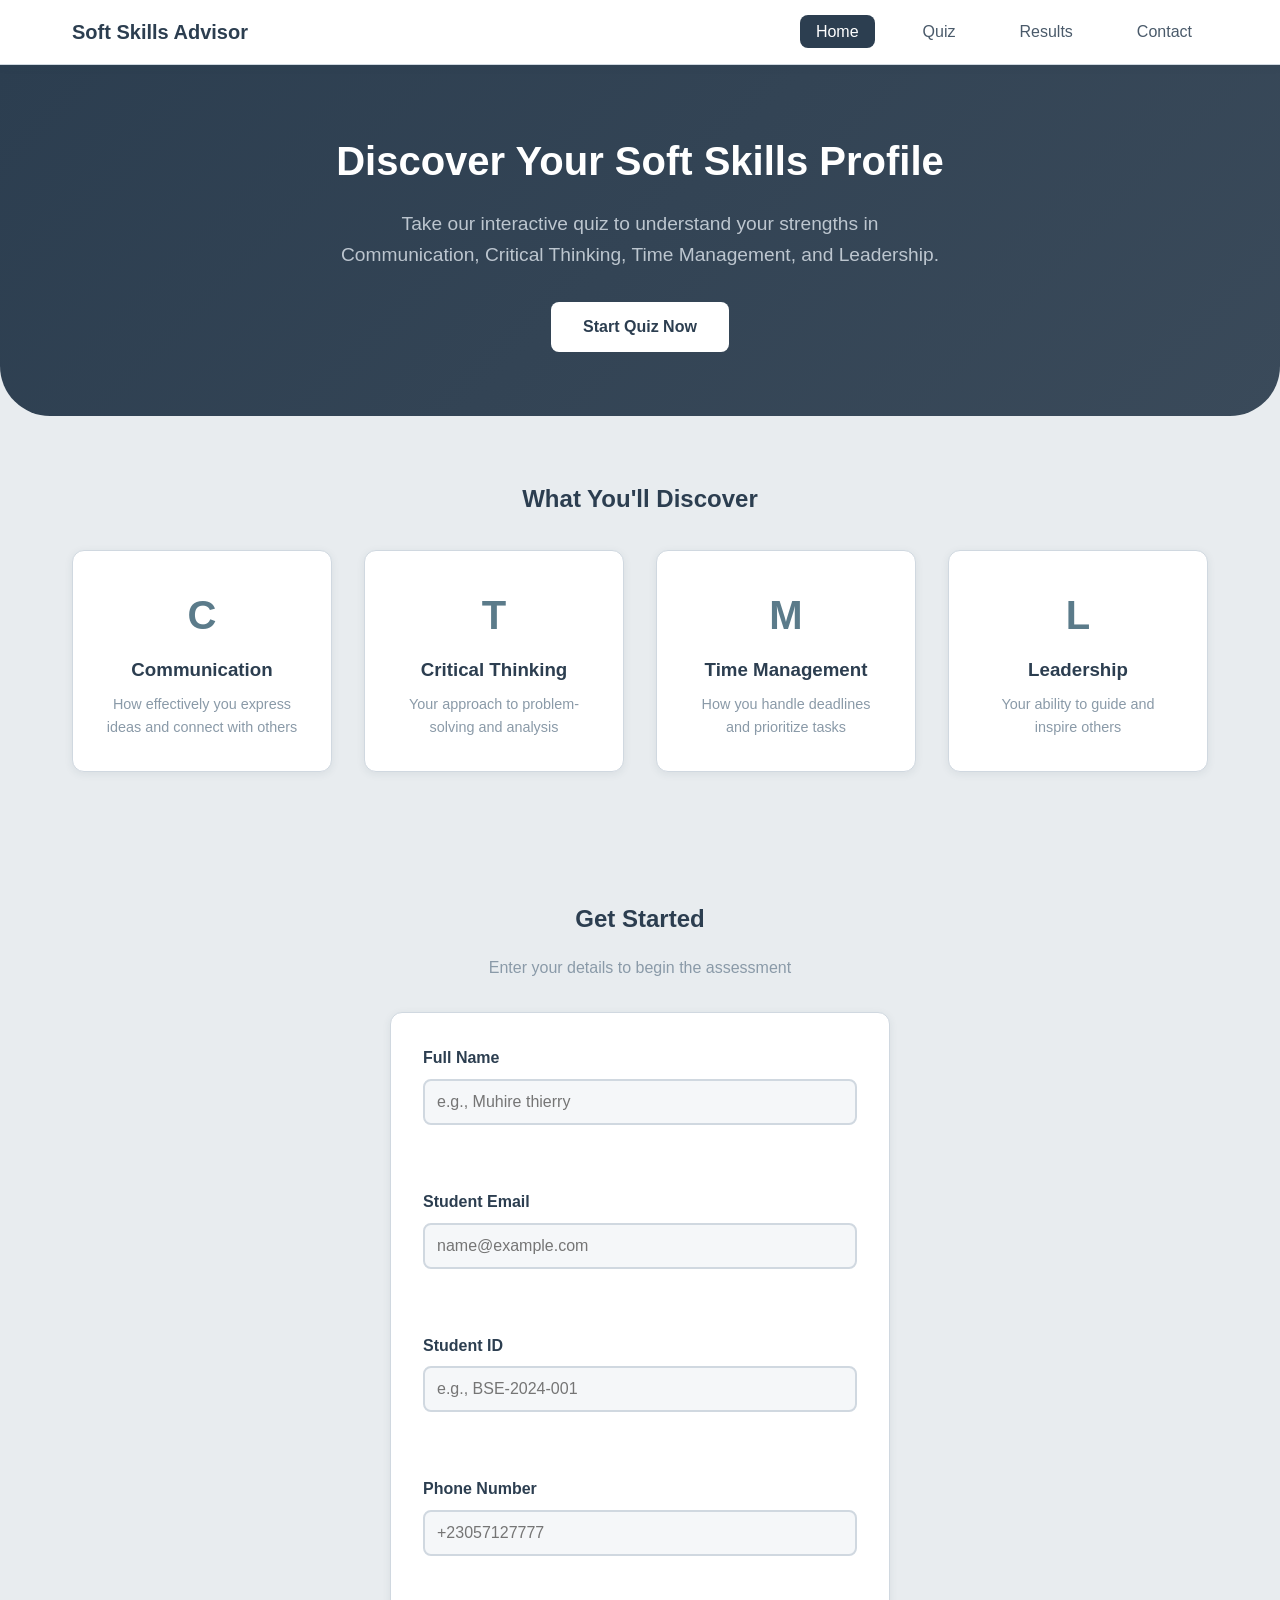
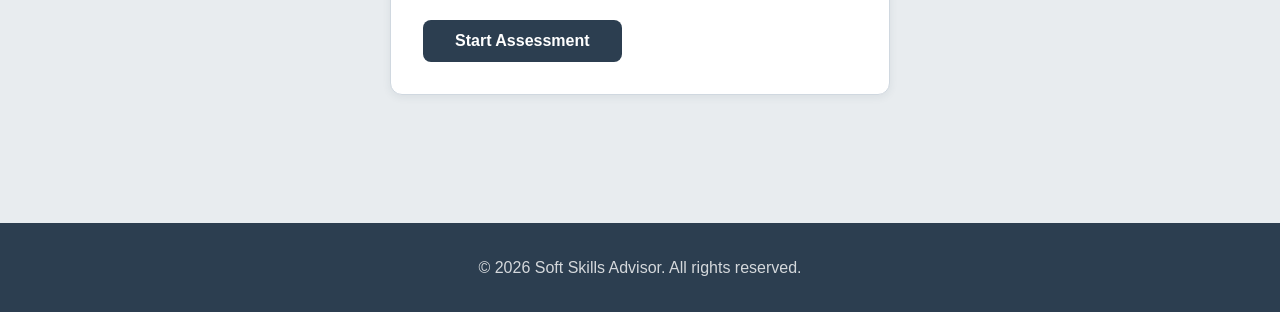
<file: index.html>
<!DOCTYPE html>
<html lang="en">
<head>
    <meta charset="UTF-8">
    <meta name="viewport" content="width=device-width, initial-scale=1.0">
    <title>Soft Skills Advisor</title>
    <link rel="stylesheet" href="css/styles.css">
</head>
<body>
   
</body>
</html>
    <!-- ============================================
    NAVIGATION
    ============================================ -->
    <nav class="navbar">
        <div class="container">
            <div class="nav-brand">
                <span class="brand">Soft Skills Advisor</span>
            </div>
            <ul class="nav-menu">
                <li><a href="index.html" class="active">Home</a></li>
                <li><a href="quiz.html">Quiz</a></li>
                <li><a href="results.html">Results</a></li>
                <li><a href="contact.html">Contact</a></li>
            </ul>
        </div>
    </nav>

    <!-- ============================================
    MAIN CONTENT
    ============================================ -->
    <main>
        <!-- HERO SECTION -->
        <section class="hero">
            <div class="container">
                <h1>Discover Your Soft Skills Profile</h1>
                <p>Take our interactive quiz to understand your strengths in Communication, Critical Thinking, Time Management, and Leadership.</p>
                <a href="quiz.html" class="btn-primary">Start Quiz Now</a>
            </div>
        </section>

        <!-- FEATURES SECTION -->
        <section class="features">
            <div class="container">
                <h2>What You'll Discover</h2>
                <div class="feature-grid">
                    <div class="feature-card">
                        <div class="icon">C</div>
                        <h3>Communication</h3>
                        <p>How effectively you express ideas and connect with others</p>
                    </div>
                    <div class="feature-card">
                        <div class="icon">T</div>
                        <h3>Critical Thinking</h3>
                        <p>Your approach to problem-solving and analysis</p>
                    </div>
                    <div class="feature-card">
                        <div class="icon">M</div>
                        <h3>Time Management</h3>
                        <p>How you handle deadlines and prioritize tasks</p>
                    </div>
                    <div class="feature-card">
                        <div class="icon">L</div>
                        <h3>Leadership</h3>
                        <p>Your ability to guide and inspire others</p>
                    </div>
                </div>
            </div>
        </section>

        <!-- REGISTRATION FORM -->
        <section class="registration">
            <div class="container">
                <h2>Get Started</h2>
                <p>Enter your details to begin the assessment</p>
                
                <form id="registrationForm" novalidate>
                    <!-- Full Name -->
                    <div class="form-group">
                        <label for="fullName">Full Name</label>
                        <input type="text" id="fullName" name="fullName" placeholder="e.g., Muhire thierry" required>
                        <small class="error-message" id="fullNameError"></small>
                    </div>

                    <!-- Student Email -->
                    <div class="form-group">
                        <label for="studentEmail">Student Email</label>
                       <input type="email" id="studentEmail" placeholder="name@example.com" required>

                        <small class="error-message" id="studentEmailError"></small>
                    </div>

                    <!-- Student ID -->
                    <div class="form-group">
                        <label for="studentId">Student ID</label>
                        <input type="text" id="studentId" name="studentId" placeholder="e.g., BSE-2024-001" required>
                        <small class="error-message" id="studentIdError"></small>
                    </div>

                    <!-- Phone Number -->
                    <div class="form-group">
                        <label for="phoneNumber">Phone Number</label>
                        <input type="tel" id="phoneNumber" name="phoneNumber" placeholder="+23057127777" required>
                        <small class="error-message" id="phoneNumberError"></small>
                    </div>

                    <button type="submit" class="btn-primary">Start Assessment</button>
                </form>
            </div>
        </section>
    </main>

    <!-- ============================================
    FOOTER
    ============================================ -->
    <footer>
        <div class="container">
        
            <p>&copy; 2026 Soft Skills Advisor. All rights reserved.</p>

             <!-- ============================================
GO UP BUTTON - Bottom Right
============================================ -->
<button id="goUpBtn" class="go-up-btn" title="Go to top">Go Up</button>

<!-- ============================================
SCRIPTS
============================================ -->
<script src="js/main.js"></script>
<!-- ... other scripts ... -->

        </div>

         <!-- ============================================

       
    
    </footer>

    <!-- ============================================
    SCRIPTS
    ============================================ -->
    <script src="js/main.js"></script>
    <script src="js/validation.js"></script>
</body>
</html>
</file>
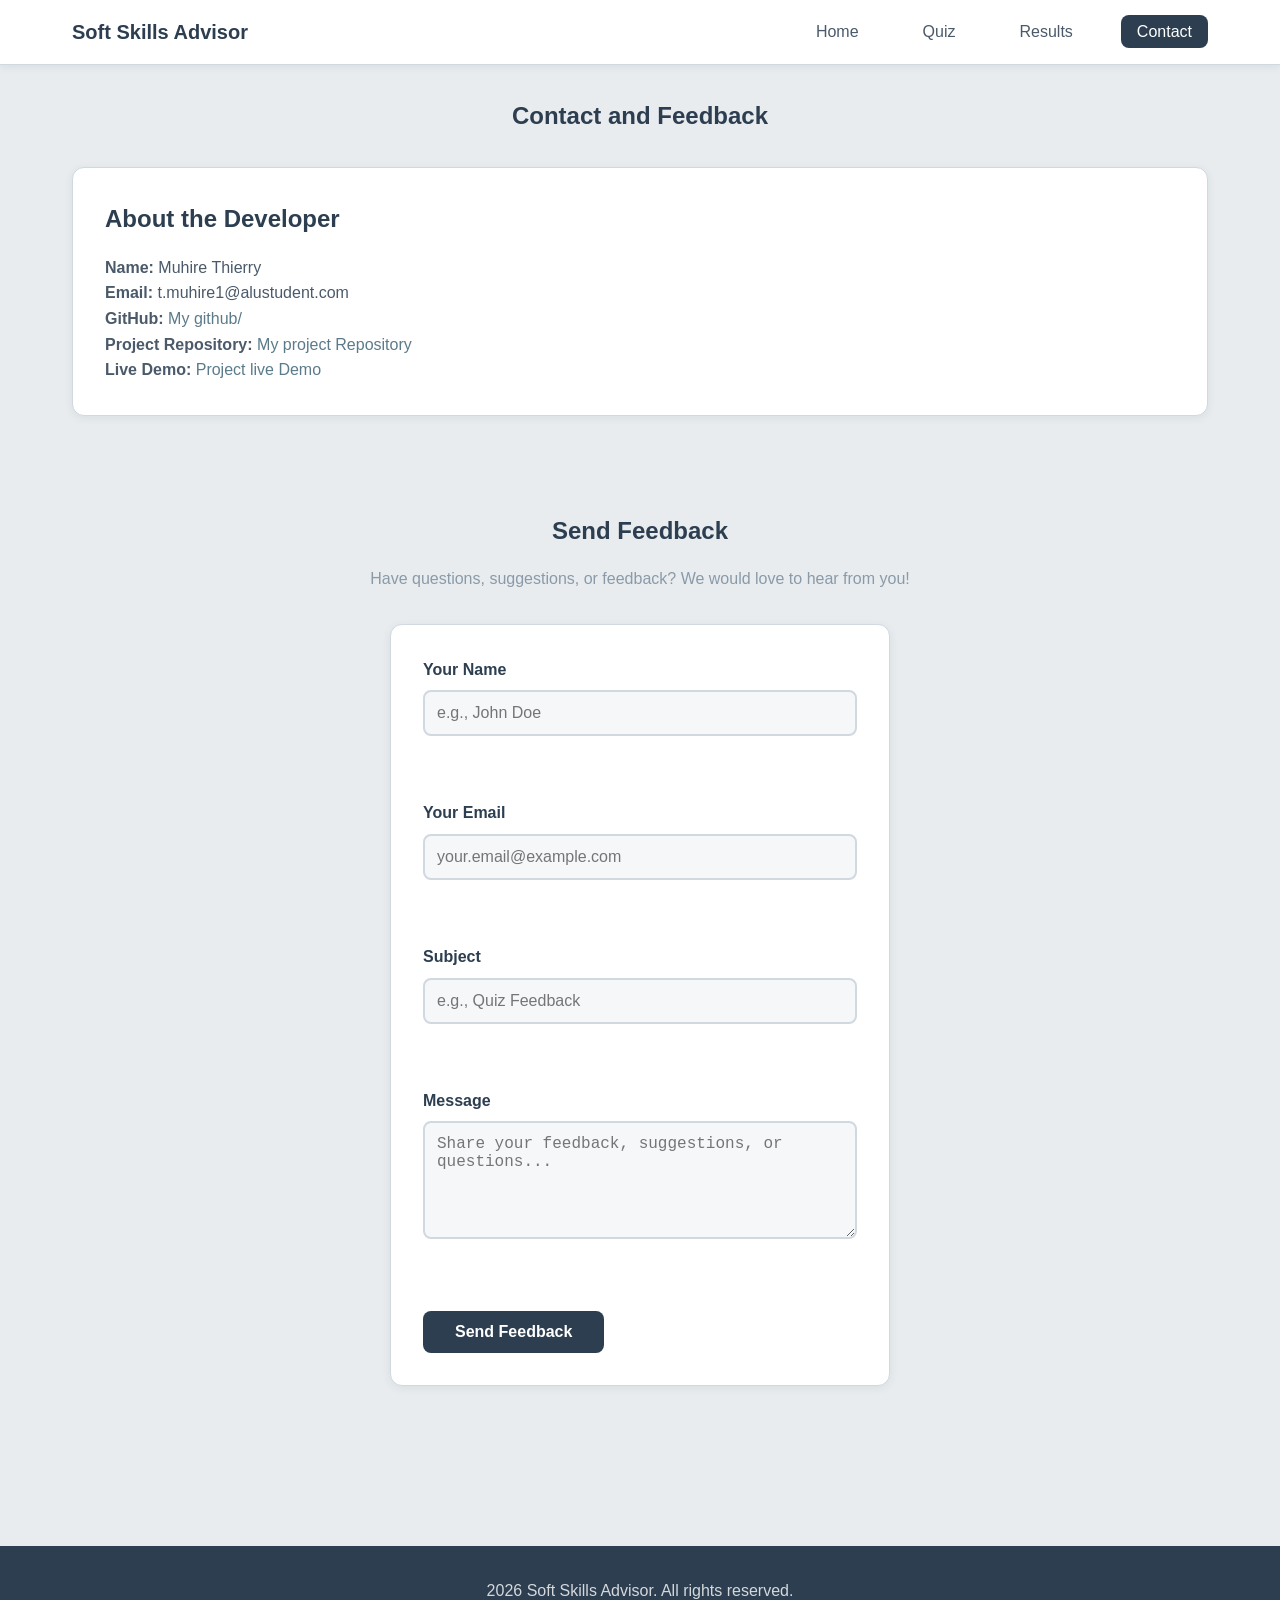
<file: contact.html>
<!DOCTYPE html>
<html lang="en">
<head>
    <meta charset="UTF-8">
    <meta name="viewport" content="width=device-width, initial-scale=1.0">
    <title>Contact and Feedback</title>
    <link rel="stylesheet" href="css/styles.css">
</head>
<body>
  
</body>
</html>
    <!-- ============================================
    NAVIGATION
    ============================================ -->
    <nav class="navbar">
        <div class="container">
            <div class="nav-brand">
                <span class="brand">Soft Skills Advisor</span>
            </div>
            <ul class="nav-menu">
                <li><a href="index.html">Home</a></li>
                <li><a href="quiz.html">Quiz</a></li>
                <li><a href="results.html">Results</a></li>
                <li><a href="contact.html" class="active">Contact</a></li>
            </ul>
        </div>
    </nav>

    <!-- ============================================
    MAIN CONTACT CONTENT
    ============================================ -->
    <main>
        <section class="contact-container">
            <div class="container">
                <h1>Contact and Feedback</h1>
                
                <!-- Author Information -->
                <div class="author-info">
                    <h2>About the Developer</h2>
                    <p><strong>Name:</strong> Muhire Thierry</p>
                    <p><strong>Email:</strong> t.muhire1@alustudent.com</p>
                    <p><strong>GitHub:</strong> <a href="https://github.com/thierry183" target="_blank">My github/</a></p>
                    <p><strong>Project Repository:</strong> <a href="https://github.com/thierry183/soft-skills-advisor.git" target="_blank">My project Repository</a></p>
                    <p><strong>Live Demo:</strong> <a href="https://friendly-creponne-4f751e.netlify.app" target="_blank">Project live Demo</a></p>
                </div>

                <!-- Contact Form -->
                <div class="contact-form">
                    <h2>Send Feedback</h2>
                    <p>Have questions, suggestions, or feedback? We would love to hear from you!</p>
                    
                    <form id="contactForm" novalidate>
                        <!-- Name -->
                        <div class="form-group">
                            <label for="contactName">Your Name</label>
                            <input type="text" id="contactName" name="contactName" placeholder="e.g., John Doe" required>
                            <small class="error-message" id="contactNameError"></small>
                        </div>

                        <!-- Email -->
                        <div class="form-group">
                            <label for="contactEmail">Your Email</label>
                            <input type="email" id="contactEmail" name="contactEmail" placeholder="your.email@example.com" required>
                            <small class="error-message" id="contactEmailError"></small>
                        </div>

                        <!-- Subject -->
                        <div class="form-group">
                            <label for="contactSubject">Subject</label>
                            <input type="text" id="contactSubject" name="contactSubject" placeholder="e.g., Quiz Feedback" required>
                            <small class="error-message" id="contactSubjectError"></small>
                        </div>

                        <!-- Message -->
                        <div class="form-group">
                            <label for="contactMessage">Message</label>
                            <textarea id="contactMessage" name="contactMessage" rows="5" placeholder="Share your feedback, suggestions, or questions..." required></textarea>
                            <small class="error-message" id="contactMessageError"></small>
                        </div>

                        <button type="submit" class="btn-primary">Send Feedback</button>
                    </form>
                </div>
            </div>
        </section>
    </main>

     
    <!-- ============================================
    FOOTER
    ============================================ -->
    <footer>
        <div class="container">
            <p>2026 Soft Skills Advisor. All rights reserved.</p>
             <!-- ============================================
GO UP BUTTON - Bottom Right
============================================ -->
<button id="goUpBtn" class="go-up-btn" title="Go to top">Go Up</button>

<!-- ============================================
SCRIPTS
============================================ -->
<script src="js/main.js"></script>
<!-- ... other scripts ... -->

        </div>
    </footer>

    <!-- ============================================
    SCRIPTS
    ============================================ -->
    <script src="js/main.js"></script>
    <script src="js/validation.js"></script>
</body>
</html>
</file>
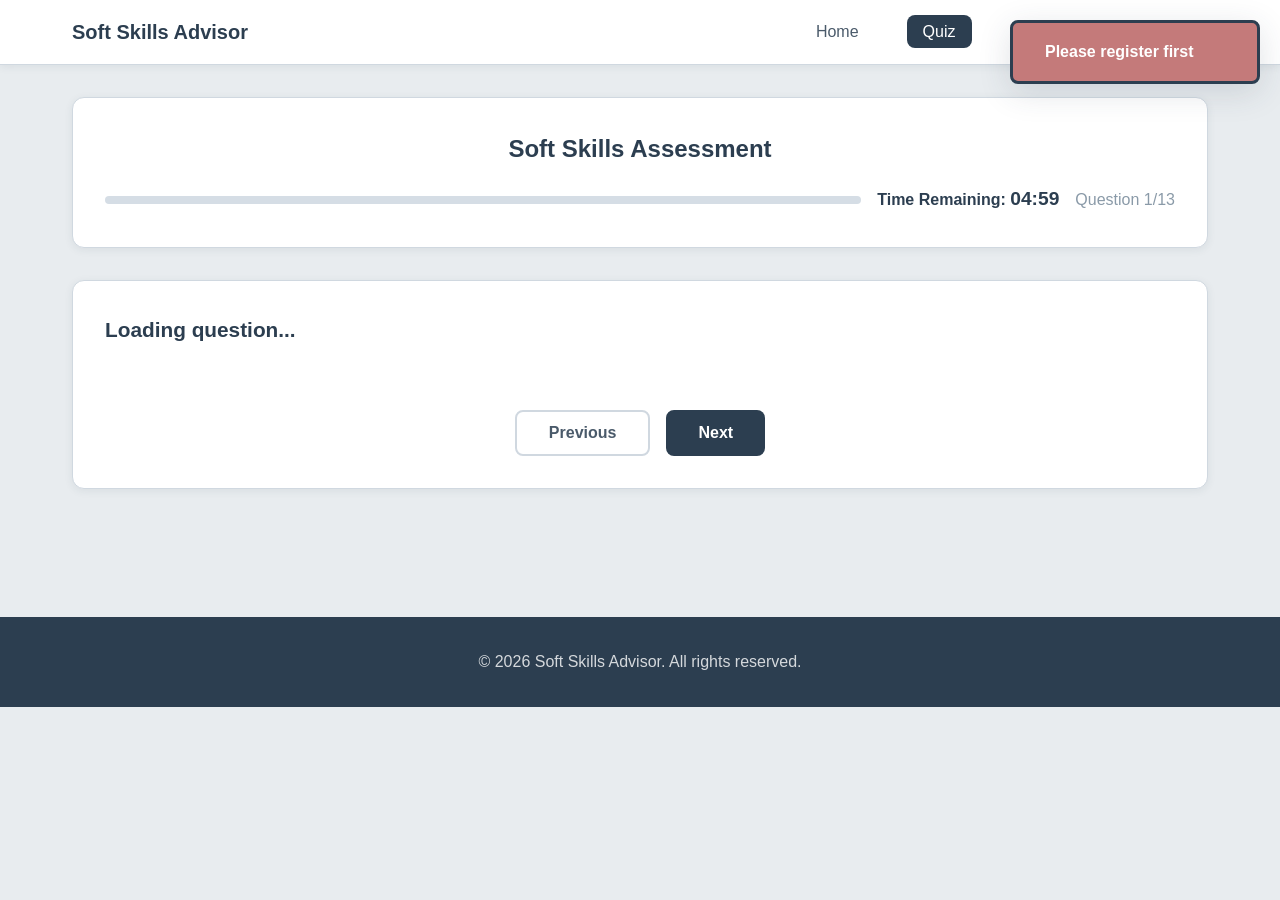
<file: quiz.html>
<!DOCTYPE html>
<html lang="en">
<head>
    <meta charset="UTF-8">
    <meta name="viewport" content="width=device-width, initial-scale=1.0">
    <title>Soft Skills Quiz</title>
    <link rel="stylesheet" href="css/styles.css">
</head>
<body>
   
</body>
</html>
    <!-- ============================================
    NAVIGATION
    ============================================ -->
    <nav class="navbar">
        <div class="container">
            <div class="nav-brand">
                <span class="brand">Soft Skills Advisor</span>
            </div>
            <ul class="nav-menu">
                <li><a href="index.html">Home</a></li>
                <li><a href="quiz.html" class="active">Quiz</a></li>
                <li><a href="results.html">Results</a></li>
                <li><a href="contact.html">Contact</a></li>
            </ul>
        </div>
    </nav>

    <!-- ============================================
    MAIN QUIZ CONTENT
    ============================================ -->
    <main>
        <section class="quiz-container">
            <div class="container">
                <!-- Quiz Header -->
                <div class="quiz-header">
                    <h1>Soft Skills Assessment</h1>
                    <div class="quiz-meta">
                        <div class="progress-container">
                            <div class="progress-bar" id="progressBar" style="width: 0%"></div>
                        </div>
                        <div class="timer-container">
                            <span class="timer-label">Time Remaining:</span>
                            <span class="timer-display" id="timerDisplay">05:00</span>
                        </div>
                        <div class="question-counter">
                            Question <span id="currentQuestion">1</span>/<span id="totalQuestions">13</span>
                        </div>
                    </div>
                </div>

                <!-- Question Card -->
                <div class="question-card" id="questionCard">
                    <h2 class="question-text" id="questionText">Loading question...</h2>
                    
                    <!-- Options Container -->
                    <div class="options-container" id="optionsContainer">
                        <!-- Options will be dynamically inserted -->
                    </div>

                    <!-- Navigation Buttons -->
                    <div class="quiz-navigation">
                        <button class="btn-secondary" id="prevBtn" disabled>Previous</button>
                        <button class="btn-primary" id="nextBtn">Next</button>
                        <button class="btn-success" id="submitBtn" style="display: none;">Submit Quiz</button>
                    </div>
                </div>

                <!-- Interactive Media Section -->
                <div class="media-section" id="mediaSection">
                    <!-- Media will be dynamically inserted for special questions -->
                </div>
            </div>
        </section>
    </main>

    <!-- ============================================
    FOOTER
    ============================================ -->
    <footer>
        <div class="container">
            <p>&copy; 2026 Soft Skills Advisor. All rights reserved.</p>

             <!-- ============================================
GO UP BUTTON - Bottom Right
============================================ -->
<button id="goUpBtn" class="go-up-btn" title="Go to top">Go Up</button>

<!-- ============================================
SCRIPTS
============================================ -->
<script src="js/main.js"></script>
<!-- ... other scripts ... -->

        </div>
    </footer>

    <!-- ============================================
    SCRIPTS
    ============================================ -->
    <script src="js/main.js"></script>
    <script src="js/timer.js"></script>
    <script src="js/quiz.js"></script>
    <script src="js/validation.js"></script>
</body>
</html>
</file>
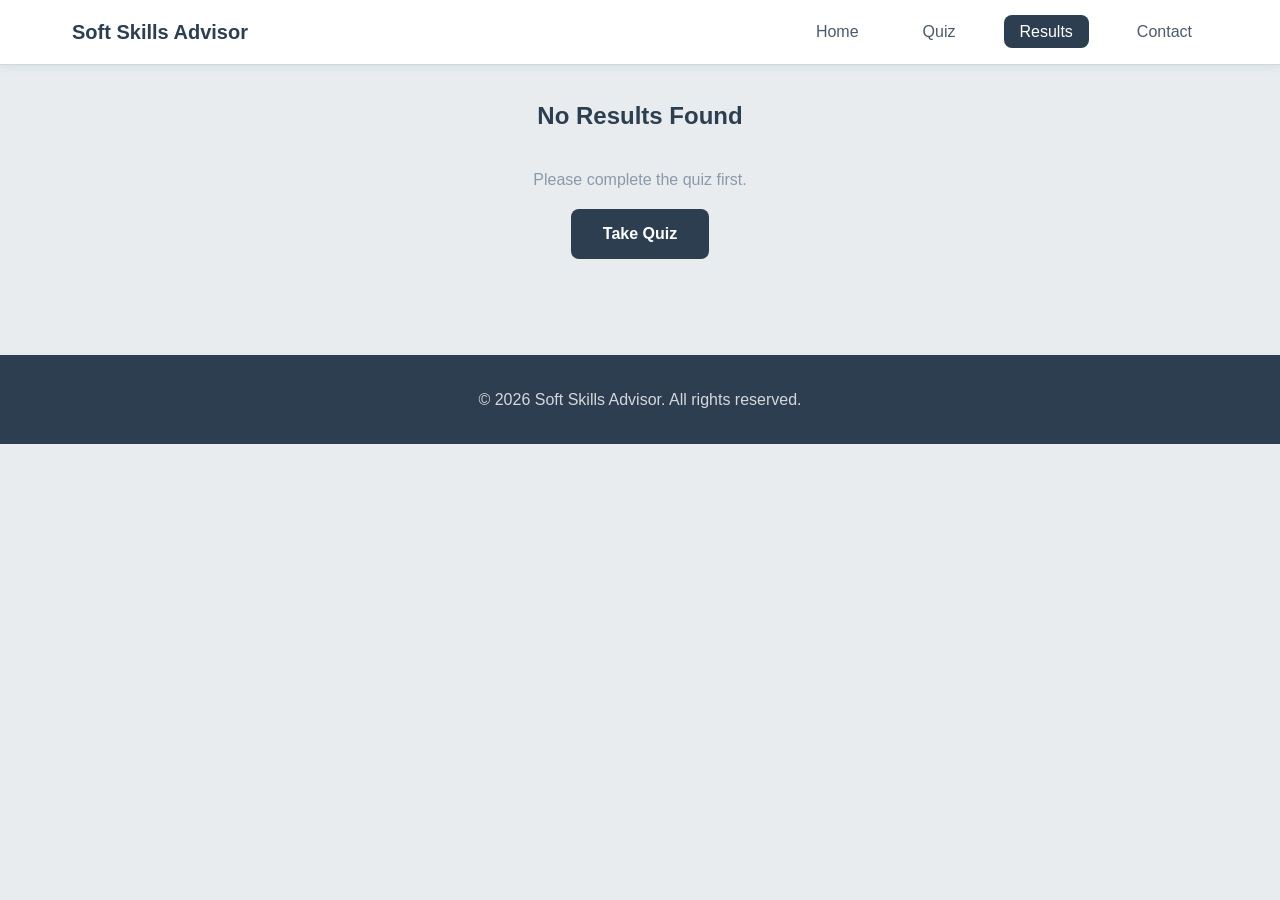
<file: results.html>
<!DOCTYPE html>
<html lang="en">
<head>
    <meta charset="UTF-8">
    <meta name="viewport" content="width=device-width, initial-scale=1.0">
    <title>Your Results</title>
    <link rel="stylesheet" href="css/styles.css">
</head>
<body>
    
</body>
</html>
    <!-- ============================================
    NAVIGATION
    ============================================ -->
    <nav class="navbar">
        <div class="container">
            <div class="nav-brand">
                <span class="brand">Soft Skills Advisor</span>
            </div>
            <ul class="nav-menu">
                <li><a href="index.html">Home</a></li>
                <li><a href="quiz.html">Quiz</a></li>
                <li><a href="results.html" class="active">Results</a></li>
                <li><a href="contact.html">Contact</a></li>
            </ul>
        </div>
    </nav>

    <!-- ============================================
    MAIN RESULTS CONTENT
    ============================================ -->
    <main>
        <section class="results-container">
            <div class="container">
                <h1>Your Soft Skills Profile</h1>
                
                <!-- Student Information -->
                <div class="student-info" id="studentInfo">
                    <!-- Will be populated from localStorage -->
                </div>

                <!-- Results Summary -->
                <div class="results-summary" id="resultsSummary">
                    <!-- Communication -->
                    <div class="result-card">
                        <h3>Communication</h3>
                        <span class="score" id="commScore">0%</span>
                        <div class="score-bar">
                            <div class="score-fill" id="commBar" style="width: 0%; background: #5B7B8A;"></div>
                        </div>
                    </div>

                    <!-- Critical Thinking -->
                    <div class="result-card">
                        <h3>Critical Thinking</h3>
                        <span class="score" id="criticalScore">0%</span>
                        <div class="score-bar">
                            <div class="score-fill" id="criticalBar" style="width: 0%; background: #6B7B8D;"></div>
                        </div>
                    </div>

                    <!-- Time Management -->
                    <div class="result-card">
                        <h3>Time Management</h3>
                        <span class="score" id="timeScore">0%</span>
                        <div class="score-bar">
                            <div class="score-fill" id="timeBar" style="width: 0%; background: #5D8A7A;"></div>
                        </div>
                    </div>

                    <!-- Leadership -->
                    <div class="result-card">
                        <h3>Leadership</h3>
                        <span class="score" id="leadershipScore">0%</span>
                        <div class="score-bar">
                            <div class="score-fill" id="leadershipBar" style="width: 0%; background: #B8986A;"></div>
                        </div>
                    </div>
                </div>

                <!-- Canvas Radar Chart -->
                <div class="chart-container">
                    <h3>Your Skills Radar Chart</h3>
                    <canvas id="resultsChart" width="400" height="400"></canvas>
                </div>

                <!-- Recommendations -->
                <div class="recommendations" id="recommendations">
                    <h3>Next Steps and Recommendations</h3>
                    <div id="recommendationText">
                        <!-- Will be dynamically generated -->
                    </div>
                </div>

                <!-- Action Buttons -->
                <div class="action-buttons">
                    <a href="quiz.html" class="btn-secondary">Retake Quiz</a>
                    <a href="contact.html" class="btn-primary">Get Feedback</a>
                </div>
            </div>
        </section>
    </main>

    <!-- ============================================
    FOOTER
    ============================================ -->
    <footer>
        <div class="container">
            <p>&copy; 2026 Soft Skills Advisor. All rights reserved.</p>

             <!-- ============================================
GO UP BUTTON - Bottom Right
============================================ -->
<button id="goUpBtn" class="go-up-btn" title="Go to top">Go Up</button>

<!-- ============================================
SCRIPTS
============================================ -->
<script src="js/main.js"></script>
<!-- ... other scripts ... -->

        </div>
    </footer>

    <!-- ============================================
    SCRIPTS
    ============================================ -->
    <script src="js/main.js"></script>
    <script src="js/results.js"></script>
    <script src="js/canvas.js"></script>
</body>
</html>
</file>
<file: css/styles.css>
/* ============================================
   GREY AND WHITE THEME - Clean Version
   ============================================ */

/* ============================================
   GLOBAL RESET AND VARIABLES
   ============================================ */

* {
    margin: 0;
    padding: 0;
    box-sizing: border-box;
}

:root {
    /* Primary Colors - Grey Scale */
    --primary: #5B7B8A;
    --primary-dark: #4A6A7A;
    --primary-light: #7B9BAA;
    
    /* Greys */
    --grey-dark: #2C3E50;
    --grey-medium: #6B7B8D;
    --grey-light: #A8B8C8;
    --grey-lighter: #D5DDE5;
    --grey-bg: #E8ECEF;
    --grey-border: #D0D8E0;
    
    /* White */
    --white: #FFFFFF;
    --white-smoke: #F5F7F9;
    
    /* Text Colors */
    --text-dark: #2C3E50;
    --text-medium: #4A5A6A;
    --text-light: #8A9AA8;
    --text-white: #FFFFFF;
    
    /* Status Colors */
    --success: #5D8A7A;
    --success-bg: #E8F0ED;
    --error: #C47A7A;
    --error-bg: #F5ECEC;
    --warning: #B8986A;
    --warning-bg: #F5F0E8;
    
    /* Spacing */
    --spacing-xs: 0.5rem;
    --spacing-sm: 1rem;
    --spacing-md: 2rem;
    --spacing-lg: 4rem;
    
    /* Border Radius */
    --radius: 8px;
    --radius-lg: 12px;
    
    /* Shadows */
    --shadow: 0 2px 8px rgba(44, 62, 80, 0.08);
    --shadow-hover: 0 4px 16px rgba(44, 62, 80, 0.12);
    --shadow-lg: 0 8px 32px rgba(44, 62, 80, 0.15);
    
    /* Transitions */
    --transition: all 0.3s ease;
}

/* ============================================
   TYPOGRAPHY AND BODY
   ============================================ */

body {
    font-family: -apple-system, BlinkMacSystemFont, 'Segoe UI', Roboto, Oxygen, Ubuntu, sans-serif;
    line-height: 1.6;
    color: var(--text-medium);
    background-color: var(--grey-bg);
}

.container {
    max-width: 1200px;
    margin: 0 auto;
    padding: 0 var(--spacing-md);
}

/* ============================================
   NAVIGATION
   ============================================ */

.navbar {
    background-color: var(--white);
    box-shadow: var(--shadow);
    padding: var(--spacing-sm) 0;
    position: sticky;
    top: 0;
    z-index: 1000;
    border-bottom: 1px solid var(--grey-border);
}

.navbar .container {
    display: flex;
    justify-content: space-between;
    align-items: center;
}

.nav-brand .brand {
    font-size: 1.25rem;
    font-weight: 700;
    color: var(--grey-dark);
}

.nav-menu {
    display: flex;
    list-style: none;
    gap: var(--spacing-md);
}

.nav-menu a {
    text-decoration: none;
    color: var(--text-medium);
    font-weight: 500;
    padding: var(--spacing-xs) var(--spacing-sm);
    border-radius: var(--radius);
    transition: var(--transition);
}

.nav-menu a:hover {
    background-color: var(--grey-bg);
    color: var(--grey-dark);
}

.nav-menu a.active {
    background-color: var(--grey-dark);
    color: var(--text-white);
}

/* ============================================
   BUTTONS
   ============================================ */

.btn-primary,
.btn-secondary,
.btn-success {
    display: inline-block;
    padding: 0.75rem 2rem;
    border: none;
    border-radius: var(--radius);
    font-size: 1rem;
    font-weight: 600;
    cursor: pointer;
    transition: var(--transition);
    text-decoration: none;
}

.btn-primary {
    background-color: var(--grey-dark);
    color: var(--text-white);
}

.btn-primary:hover {
    background-color: var(--primary-dark);
    transform: translateY(-2px);
    box-shadow: var(--shadow-hover);
}

.btn-secondary {
    background-color: var(--white);
    color: var(--text-medium);
    border: 2px solid var(--grey-border);
}

.btn-secondary:hover {
    background-color: var(--grey-bg);
    border-color: var(--grey-medium);
}

.btn-success {
    background-color: var(--success);
    color: var(--text-white);
}

.btn-success:hover {
    opacity: 0.9;
    transform: translateY(-2px);
}

/* ============================================
   HERO SECTION
   ============================================ */

.hero {
    padding: var(--spacing-lg) 0;
    text-align: center;
    background: linear-gradient(135deg, var(--grey-dark) 0%, #3A4A5A 100%);
    color: var(--text-white);
    border-radius: 0 0 50px 50px;
}

.hero h1 {
    font-size: 2.5rem;
    margin-bottom: var(--spacing-sm);
    font-weight: 700;
}

.hero p {
    font-size: 1.2rem;
    max-width: 600px;
    margin: 0 auto var(--spacing-md);
    opacity: 0.85;
    color: var(--grey-lighter);
}

.hero .btn-primary {
    background-color: var(--white);
    color: var(--grey-dark);
}

.hero .btn-primary:hover {
    background-color: var(--grey-lighter);
    transform: translateY(-2px);
}

/* ============================================
   FEATURES / CARDS
   ============================================ */

.features {
    padding: var(--spacing-lg) 0;
}

.features h2 {
    text-align: center;
    margin-bottom: var(--spacing-md);
    color: var(--text-dark);
}

.feature-grid {
    display: grid;
    grid-template-columns: repeat(auto-fit, minmax(200px, 1fr));
    gap: var(--spacing-md);
}

.feature-card {
    background: var(--white);
    padding: var(--spacing-md);
    border-radius: var(--radius-lg);
    text-align: center;
    box-shadow: var(--shadow);
    transition: var(--transition);
    border: 1px solid var(--grey-border);
}

.feature-card:hover {
    transform: translateY(-5px);
    box-shadow: var(--shadow-hover);
    border-color: var(--primary-light);
}

.feature-card .icon {
    font-size: 2.5rem;
    font-weight: 700;
    color: var(--primary);
    display: block;
    margin-bottom: var(--spacing-xs);
}

.feature-card h3 {
    margin-bottom: var(--spacing-xs);
    color: var(--text-dark);
}

.feature-card p {
    color: var(--text-light);
    font-size: 0.9rem;
}

/* ============================================
   FORMS
   ============================================ */

.registration,
.contact-form {
    padding: var(--spacing-lg) 0;
}

.registration h2,
.contact-form h2 {
    text-align: center;
    margin-bottom: var(--spacing-sm);
    color: var(--text-dark);
}

.registration p,
.contact-form p {
    text-align: center;
    color: var(--text-light);
    margin-bottom: var(--spacing-md);
}

form {
    max-width: 500px;
    margin: 0 auto;
    background: var(--white);
    padding: var(--spacing-md);
    border-radius: var(--radius-lg);
    box-shadow: var(--shadow);
    border: 1px solid var(--grey-border);
}

.form-group {
    margin-bottom: var(--spacing-md);
}

.form-group label {
    display: block;
    font-weight: 600;
    margin-bottom: var(--spacing-xs);
    color: var(--text-dark);
}

.form-group input,
.form-group textarea,
.form-group select {
    width: 100%;
    padding: 0.75rem;
    border: 2px solid var(--grey-border);
    border-radius: var(--radius);
    font-size: 1rem;
    transition: var(--transition);
    background: var(--white-smoke);
    color: var(--text-dark);
}

.form-group input:focus,
.form-group textarea:focus {
    outline: none;
    border-color: var(--primary);
    background: var(--white);
    box-shadow: 0 0 0 3px rgba(91, 123, 138, 0.1);
}

/* Validation States */
.form-group input.is-valid {
    border-color: var(--success);
    background-color: var(--success-bg);
}

.form-group input.is-invalid {
    border-color: var(--error);
    background-color: var(--error-bg);
}

/* ============================================
   ERROR MESSAGE - DARK GREY AND READABLE
   ============================================ */

.error-message {
    display: block;
    margin-top: var(--spacing-xs);
    color: var(--grey-dark);
    font-size: 0.875rem;
    min-height: 1.5rem;
    font-weight: 500;
}

.error-message.valid {
    color: var(--success);
}

.form-group input.is-invalid + .error-message {
    color: var(--grey-dark);
}

/* ============================================
   QUIZ
   ============================================ */

.quiz-container {
    padding: var(--spacing-md) 0;
}

.quiz-header {
    background: var(--white);
    padding: var(--spacing-md);
    border-radius: var(--radius-lg);
    box-shadow: var(--shadow);
    margin-bottom: var(--spacing-md);
    border: 1px solid var(--grey-border);
}

.quiz-header h1 {
    text-align: center;
    margin-bottom: var(--spacing-sm);
    color: var(--text-dark);
}

.quiz-meta {
    display: flex;
    justify-content: space-between;
    align-items: center;
    flex-wrap: wrap;
    gap: var(--spacing-sm);
}

.progress-container {
    flex: 1;
    min-width: 150px;
    height: 8px;
    background: var(--grey-lighter);
    border-radius: 4px;
    overflow: hidden;
}

.progress-bar {
    height: 100%;
    background: var(--primary);
    transition: width 0.5s ease;
    border-radius: 4px;
}

.timer-container {
    font-weight: 600;
    color: var(--text-dark);
}

.timer-display {
    color: var(--grey-dark);
    font-size: 1.2rem;
}

.timer-display.warning {
    color: var(--error);
    animation: pulse 1s ease-in-out infinite;
}

.question-counter {
    font-weight: 500;
    color: var(--text-light);
}

.question-card {
    background: var(--white);
    padding: var(--spacing-md);
    border-radius: var(--radius-lg);
    box-shadow: var(--shadow);
    margin-bottom: var(--spacing-md);
    border: 1px solid var(--grey-border);
}

.question-text {
    font-size: 1.3rem;
    margin-bottom: var(--spacing-md);
    color: var(--text-dark);
}

.options-container {
    display: flex;
    flex-direction: column;
    gap: var(--spacing-sm);
    margin-bottom: var(--spacing-md);
}

.option-item {
    padding: var(--spacing-sm);
    border: 2px solid var(--grey-border);
    border-radius: var(--radius);
    cursor: pointer;
    transition: var(--transition);
    background: var(--white-smoke);
    color: var(--text-medium);
}

.option-item:hover {
    border-color: var(--primary);
    background: var(--white);
}

.option-item.selected {
    border-color: var(--primary);
    background: var(--white);
    box-shadow: 0 0 0 3px rgba(91, 123, 138, 0.15);
}

.option-letter {
    font-weight: 700;
    color: var(--primary);
    margin-right: var(--spacing-sm);
}

.quiz-navigation {
    display: flex;
    gap: var(--spacing-sm);
    justify-content: center;
    flex-wrap: wrap;
}

/* ============================================
   RESULTS
   ============================================ */

.results-container {
    padding: var(--spacing-md) 0;
}

.results-container h1 {
    text-align: center;
    margin-bottom: var(--spacing-md);
    color: var(--text-dark);
}

.student-info {
    background: var(--white);
    padding: var(--spacing-sm) var(--spacing-md);
    border-radius: var(--radius);
    box-shadow: var(--shadow);
    margin-bottom: var(--spacing-md);
    text-align: center;
    border: 1px solid var(--grey-border);
}

.student-info p {
    margin: var(--spacing-xs) 0;
    color: var(--text-medium);
}

.student-info strong {
    color: var(--text-dark);
}

.results-summary {
    display: grid;
    grid-template-columns: repeat(auto-fit, minmax(200px, 1fr));
    gap: var(--spacing-md);
    margin-bottom: var(--spacing-md);
}

.result-card {
    background: var(--white);
    padding: var(--spacing-sm);
    border-radius: var(--radius);
    box-shadow: var(--shadow);
    text-align: center;
    border: 1px solid var(--grey-border);
}

.result-card h3 {
    font-size: 0.9rem;
    color: var(--text-light);
    margin-bottom: var(--spacing-xs);
    text-transform: uppercase;
    letter-spacing: 0.5px;
}

.result-card .score {
    font-size: 2rem;
    font-weight: 700;
    color: var(--grey-dark);
    display: block;
    margin-bottom: var(--spacing-xs);
}

.score-bar {
    width: 100%;
    height: 8px;
    background: var(--grey-lighter);
    border-radius: 4px;
    overflow: hidden;
}

.score-fill {
    height: 100%;
    border-radius: 4px;
    transition: width 1s ease;
}

.chart-container {
    background: var(--white);
    padding: var(--spacing-md);
    border-radius: var(--radius-lg);
    box-shadow: var(--shadow);
    text-align: center;
    margin-bottom: var(--spacing-md);
    border: 1px solid var(--grey-border);
}

.chart-container h3 {
    margin-bottom: var(--spacing-sm);
    color: var(--text-dark);
}

#resultsChart {
    max-width: 100%;
    height: auto;
}

.recommendations {
    background: var(--white);
    padding: var(--spacing-md);
    border-radius: var(--radius-lg);
    box-shadow: var(--shadow);
    margin-bottom: var(--spacing-md);
    border: 1px solid var(--grey-border);
}

.recommendations h3 {
    margin-bottom: var(--spacing-sm);
    color: var(--text-dark);
}

.recommendation-item {
    padding: var(--spacing-sm);
    border-left: 4px solid var(--primary);
    margin-bottom: var(--spacing-sm);
    background: var(--white-smoke);
    border-radius: 0 var(--radius) var(--radius) 0;
}

.recommendation-item strong {
    color: var(--grey-dark);
}

.recommendation-item ol {
    margin-top: 0.5rem;
    padding-left: 1.5rem;
    color: var(--text-medium);
}

.action-buttons {
    display: flex;
    gap: var(--spacing-sm);
    justify-content: center;
    flex-wrap: wrap;
}

/* ============================================
   MEDIA SECTION
   ============================================ */

.media-section {
    margin-top: var(--spacing-md);
}

.media-container {
    background: var(--white);
    padding: var(--spacing-md);
    border-radius: var(--radius-lg);
    box-shadow: var(--shadow);
    text-align: center;
    border: 1px solid var(--grey-border);
}

.media-container h3 {
    margin-bottom: var(--spacing-sm);
    color: var(--text-dark);
}

.media-container img,
.media-container video {
    max-width: 100%;
    border-radius: var(--radius);
    margin-bottom: var(--spacing-sm);
    border: 1px solid var(--grey-border);
}

.media-container audio {
    width: 100%;
    margin: var(--spacing-sm) 0;
}

/* Image Hotspots */
.hotspot-container {
    position: relative;
    display: inline-block;
}

.hotspot-container img {
    display: block;
}

.hotspot {
    position: absolute;
    width: 36px;
    height: 36px;
    border-radius: 50%;
    background: rgba(44, 62, 80, 0.75);
    border: 3px solid var(--white);
    cursor: pointer;
    transition: var(--transition);
    display: flex;
    align-items: center;
    justify-content: center;
    color: var(--text-white);
    font-weight: 700;
    font-size: 0.8rem;
    transform: translate(-50%, -50%);
}

.hotspot:hover {
    transform: translate(-50%, -50%) scale(1.15);
    background: rgba(91, 123, 138, 0.9);
    box-shadow: 0 0 24px rgba(91, 123, 138, 0.4);
}

.hotspot.selected {
    background: var(--success);
    border-color: var(--success);
}

/* Media Controls */
.media-controls {
    display: flex;
    gap: var(--spacing-sm);
    justify-content: center;
    margin: var(--spacing-sm) 0;
    flex-wrap: wrap;
}

.media-controls button {
    padding: 0.5rem 1.5rem;
    border: none;
    border-radius: var(--radius);
    cursor: pointer;
    font-weight: 600;
    transition: var(--transition);
}

.media-controls .play-btn {
    background: var(--grey-dark);
    color: var(--text-white);
}

.media-controls .play-btn:hover {
    background: var(--primary);
}

.media-controls .pause-btn {
    background: var(--warning);
    color: var(--text-white);
}

.media-controls .pause-btn:hover {
    opacity: 0.9;
}

.media-controls .replay-btn {
    background: var(--grey-medium);
    color: var(--text-white);
}

.media-controls .replay-btn:hover {
    background: var(--grey-dark);
}

/* ============================================
   CONTACT
   ============================================ */

.contact-container {
    padding: var(--spacing-md) 0;
}

.contact-container h1 {
    text-align: center;
    margin-bottom: var(--spacing-md);
    color: var(--text-dark);
}

.author-info {
    background: var(--white);
    padding: var(--spacing-md);
    border-radius: var(--radius-lg);
    box-shadow: var(--shadow);
    margin-bottom: var(--spacing-md);
    border: 1px solid var(--grey-border);
}

.author-info h2 {
    margin-bottom: var(--spacing-sm);
    color: var(--text-dark);
}

.author-info p {
    color: var(--text-medium);
}

.author-info a {
    color: var(--primary);
    text-decoration: none;
}

.author-info a:hover {
    text-decoration: underline;
    color: var(--grey-dark);
}

/* ============================================
   FOOTER
   ============================================ */

footer {
    background: var(--grey-dark);
    color: var(--text-white);
    padding: var(--spacing-md) 0;
    margin-top: var(--spacing-lg);
    text-align: center;
}

footer p {
    opacity: 0.8;
}

/* ============================================
   NOTIFICATIONS - WITH DARK GREY BORDER
   ============================================ */

.notification {
    position: fixed;
    top: 20px;
    right: 20px;
    padding: 1rem 2rem;
    border-radius: var(--radius);
    color: var(--text-white);
    font-weight: 600;
    z-index: 9999;
    animation: slideIn 0.3s ease;
    box-shadow: var(--shadow-lg);
    border: 3px solid var(--grey-dark);
    max-width: 400px;
    min-width: 250px;
}

.notification-success {
    background: var(--success);
    border-color: var(--grey-dark);
}

.notification-error {
    background: var(--error);
    border-color: var(--grey-dark);
}

.notification-info {
    background: var(--primary);
    border-color: var(--grey-dark);
}

/* ============================================
   ANIMATIONS
   ============================================ */

@keyframes slideIn {
    from {
        transform: translateX(100%);
        opacity: 0;
    }
    to {
        transform: translateX(0);
        opacity: 1;
    }
}

@keyframes slideOut {
    from {
        transform: translateX(0);
        opacity: 1;
    }
    to {
        transform: translateX(100%);
        opacity: 0;
    }
}

@keyframes pulse {
    0%, 100% { opacity: 1; }
    50% { opacity: 0.5; }
}

/* ============================================
   RESPONSIVE DESIGN
   ============================================ */

@media (max-width: 768px) {
    .navbar .container {
        flex-direction: column;
        gap: var(--spacing-sm);
    }
    
    .nav-menu {
        flex-wrap: wrap;
        justify-content: center;
        gap: var(--spacing-xs);
    }
    
    .hero h1 {
        font-size: 1.8rem;
    }
    
    .hero p {
        font-size: 1rem;
    }
    
    .quiz-meta {
        flex-direction: column;
        align-items: stretch;
        gap: var(--spacing-xs);
    }
    
    .results-summary {
        grid-template-columns: 1fr 1fr;
    }
    
    .hotspot {
        width: 28px;
        height: 28px;
        font-size: 0.7rem;
    }
}

@media (max-width: 480px) {
    .container {
        padding: 0 var(--spacing-sm);
    }
    
    .feature-grid {
        grid-template-columns: 1fr;
    }
    
    .results-summary {
        grid-template-columns: 1fr;
    }
    
    .btn-primary,
    .btn-secondary,
    .btn-success {
        padding: 0.5rem 1rem;
        font-size: 0.9rem;
    }
    
    .hotspot {
        width: 24px;
        height: 24px;
        font-size: 0.6rem;
    }
    
    .notification {
        top: 10px;
        right: 10px;
        left: 10px;
        padding: 0.8rem 1.2rem;
        font-size: 0.9rem;
        min-width: auto;
    }
}

/* ============================================
   GO UP BUTTON - Secondary Style, Small Size
   ============================================ */

.go-up-btn {
    position: fixed;
    bottom: 80px;
    right: 30px;
    padding: 8px 14px;
    border-radius: var(--radius);
    background: var(--white);
    color: var(--text-medium);
    border: 2px solid var(--grey-border);
    font-size: 0.8rem;
    font-weight: 600;
    cursor: pointer;
    box-shadow: var(--shadow);
    transition: var(--transition);
    z-index: 999;
    display: none;
    align-items: center;
    justify-content: center;
}

.go-up-btn:hover {
    background: var(--grey-bg);
    border-color: var(--grey-medium);
    transform: translateY(-2px);
    box-shadow: var(--shadow-hover);
}

.go-up-btn:active {
    transform: scale(0.95);
}

.go-up-btn.show {
    display: flex;
}

/* Mobile responsive for Go Up Button */
@media (max-width: 768px) {
    .go-up-btn {
        bottom: 70px;
        right: 20px;
        padding: 6px 12px;
        font-size: 0.75rem;
    }
}

@media (max-width: 480px) {
    .go-up-btn {
        bottom: 60px;
        right: 15px;
        padding: 5px 10px;
        font-size: 0.7rem;
    }
}
</file>
